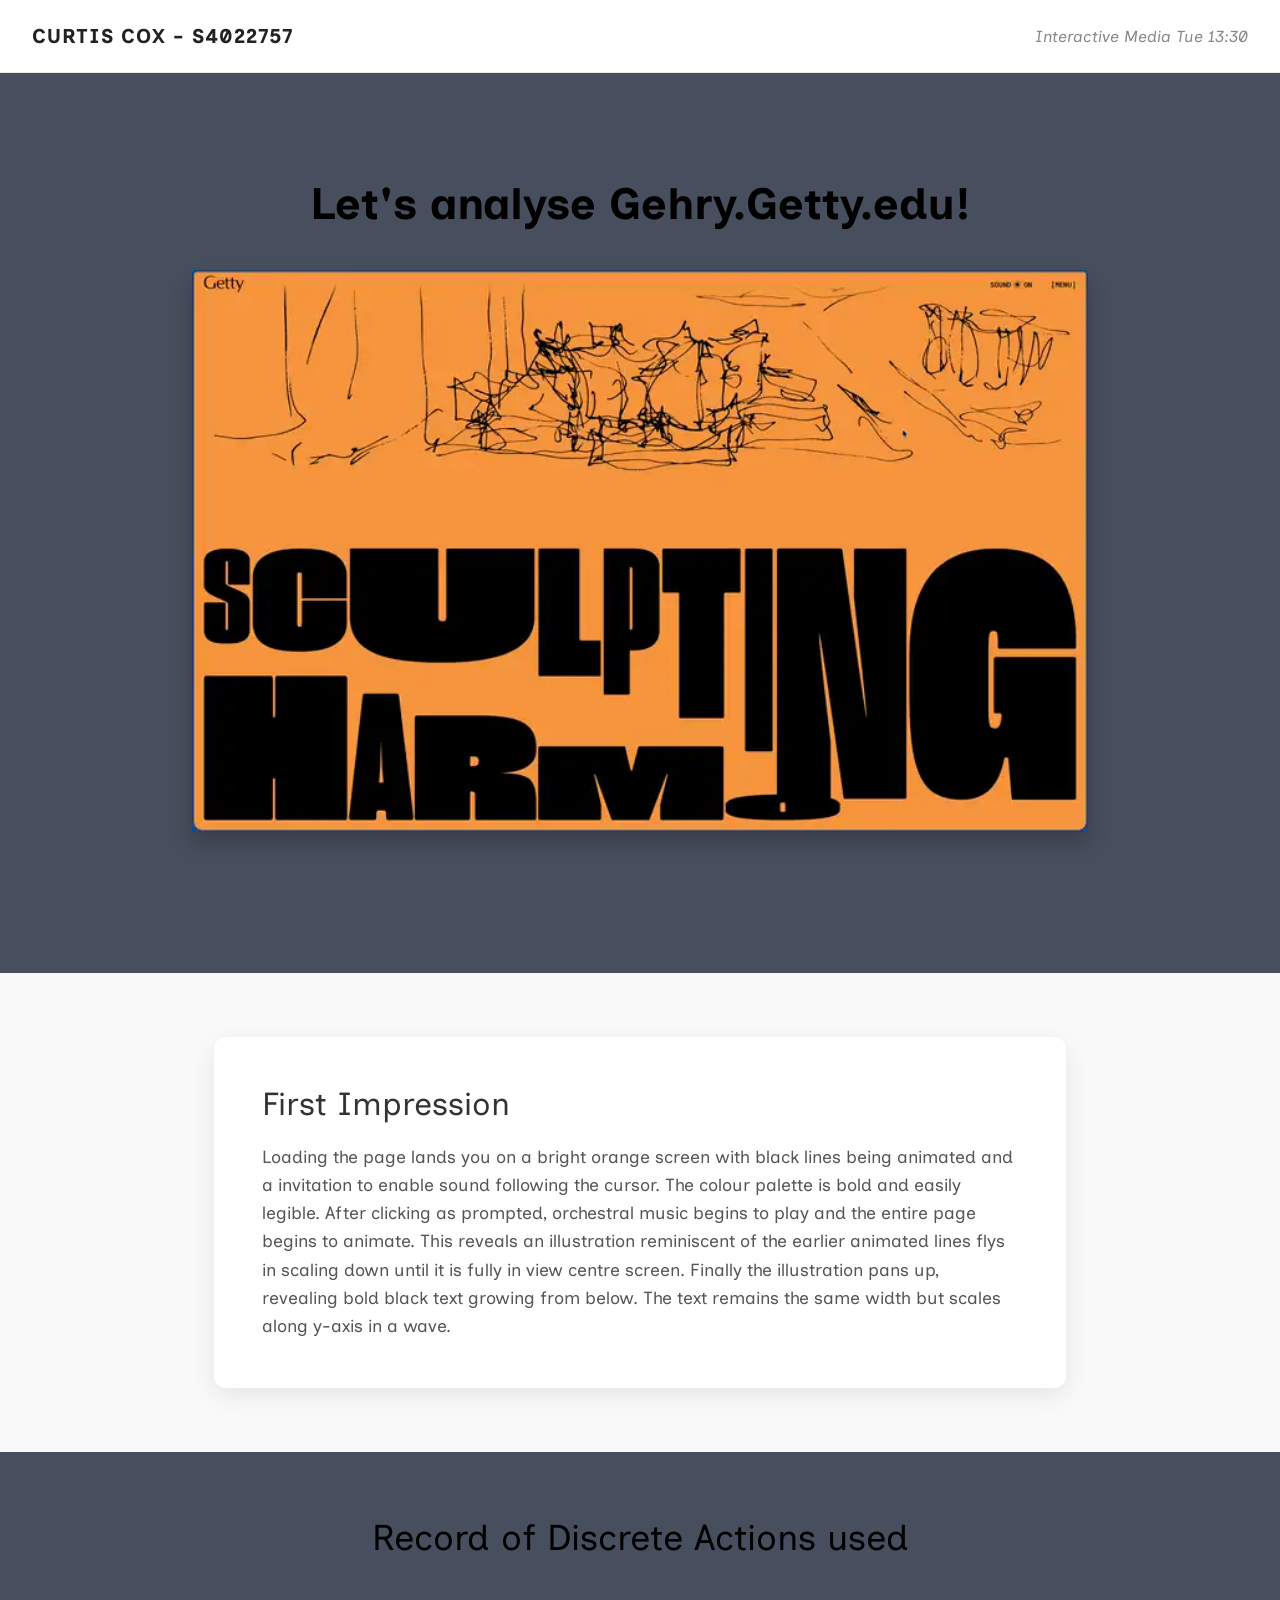
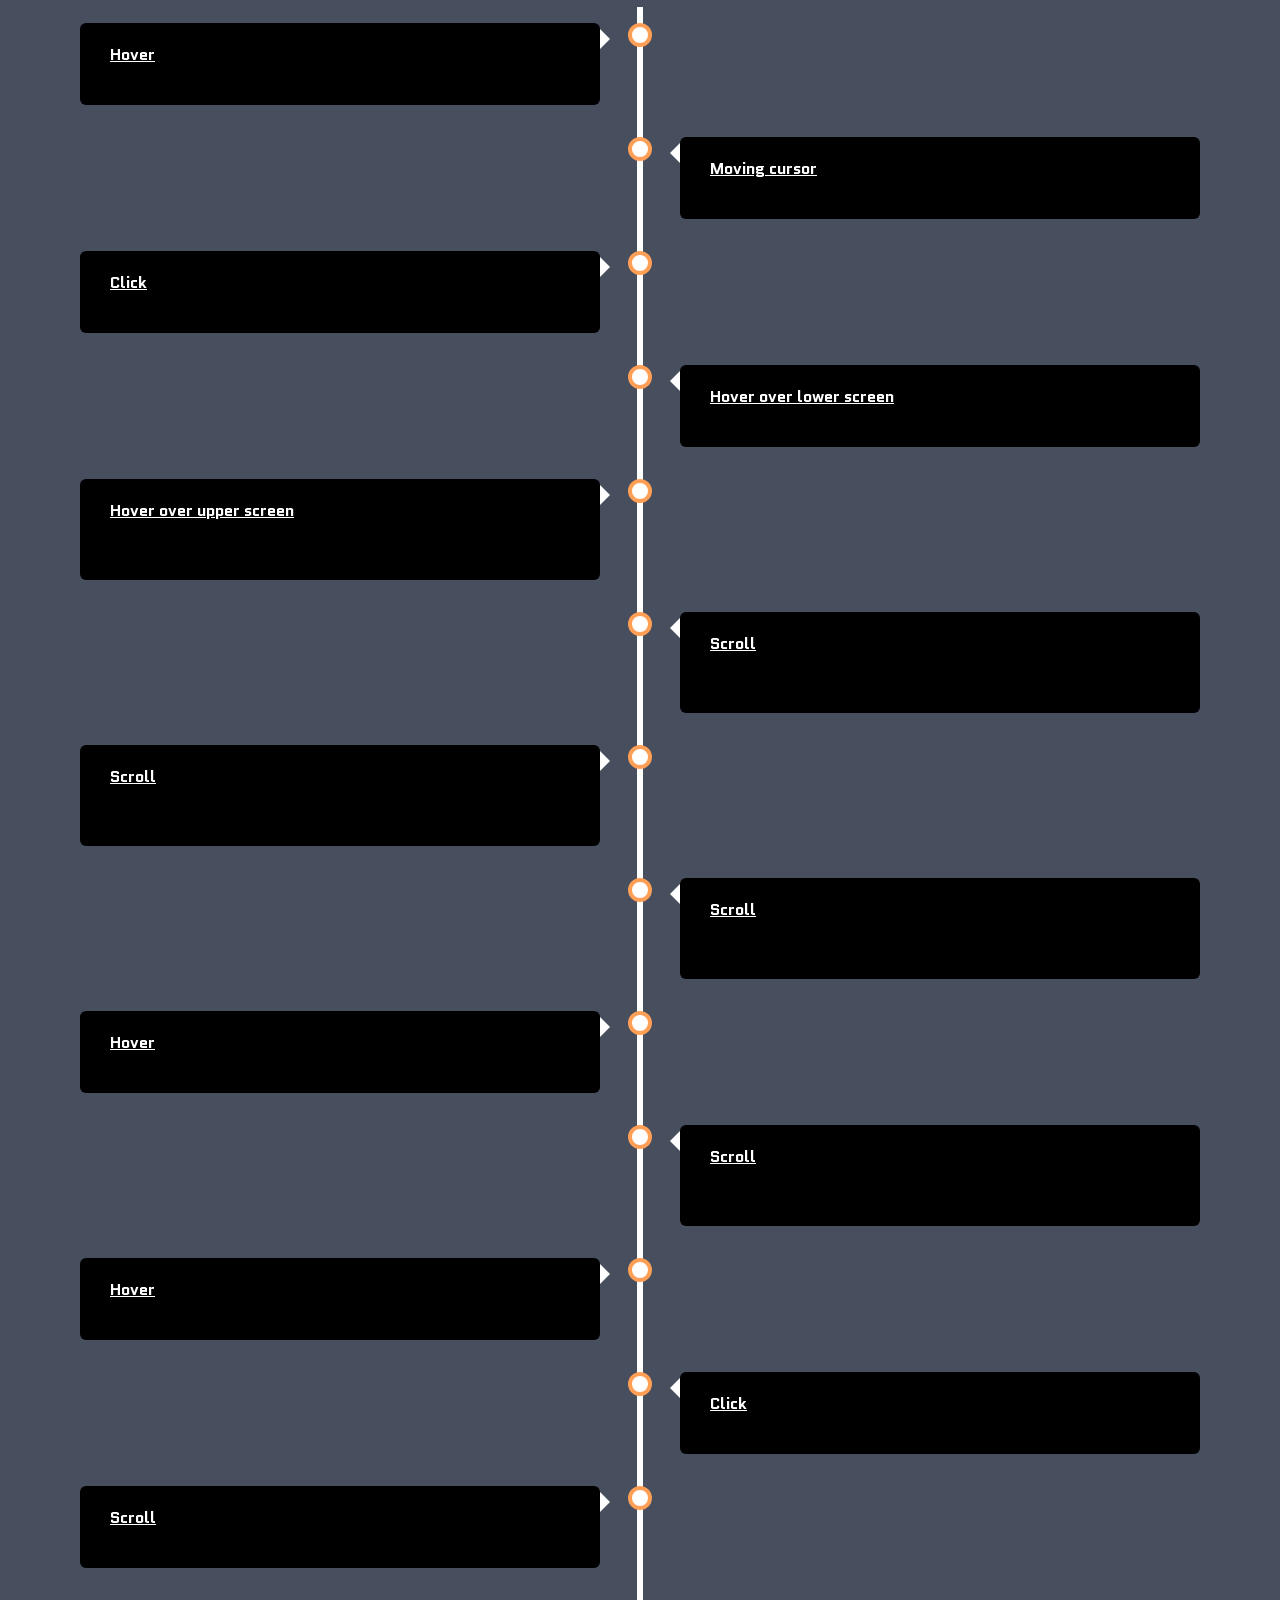
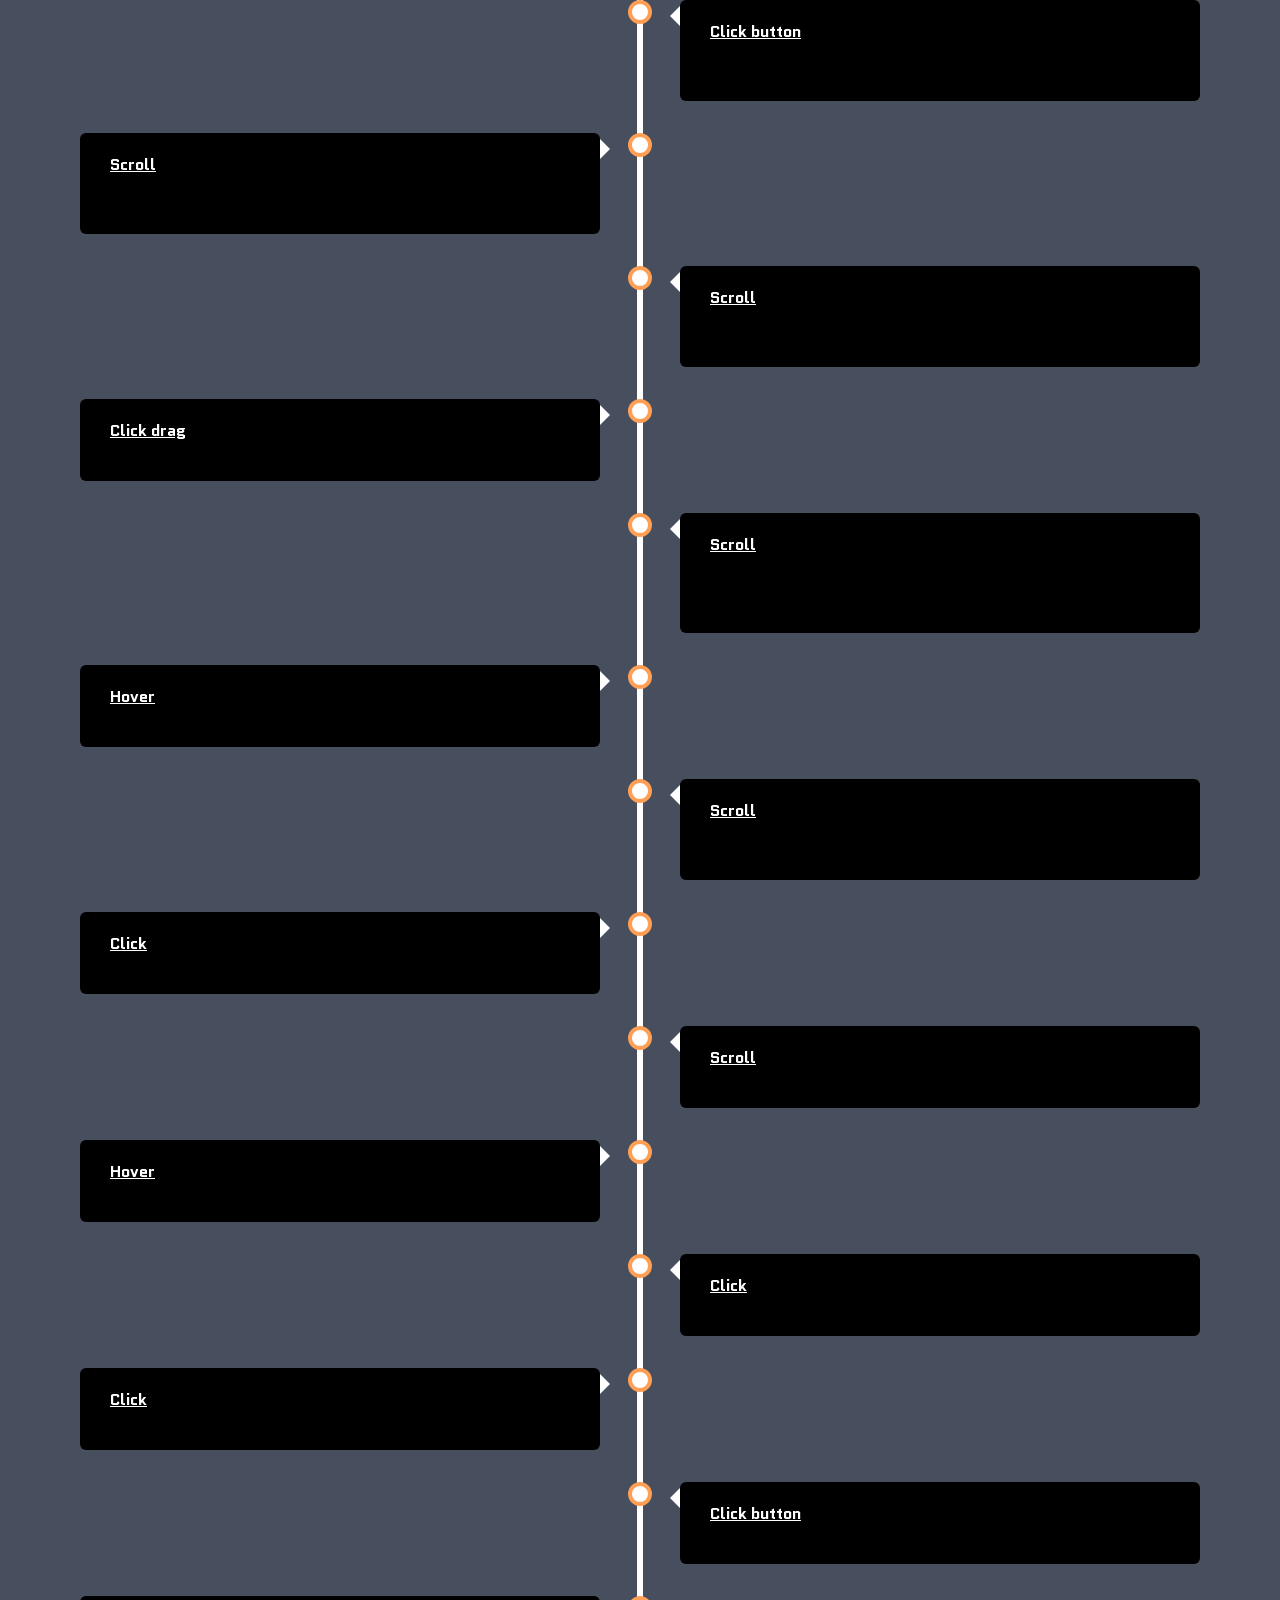
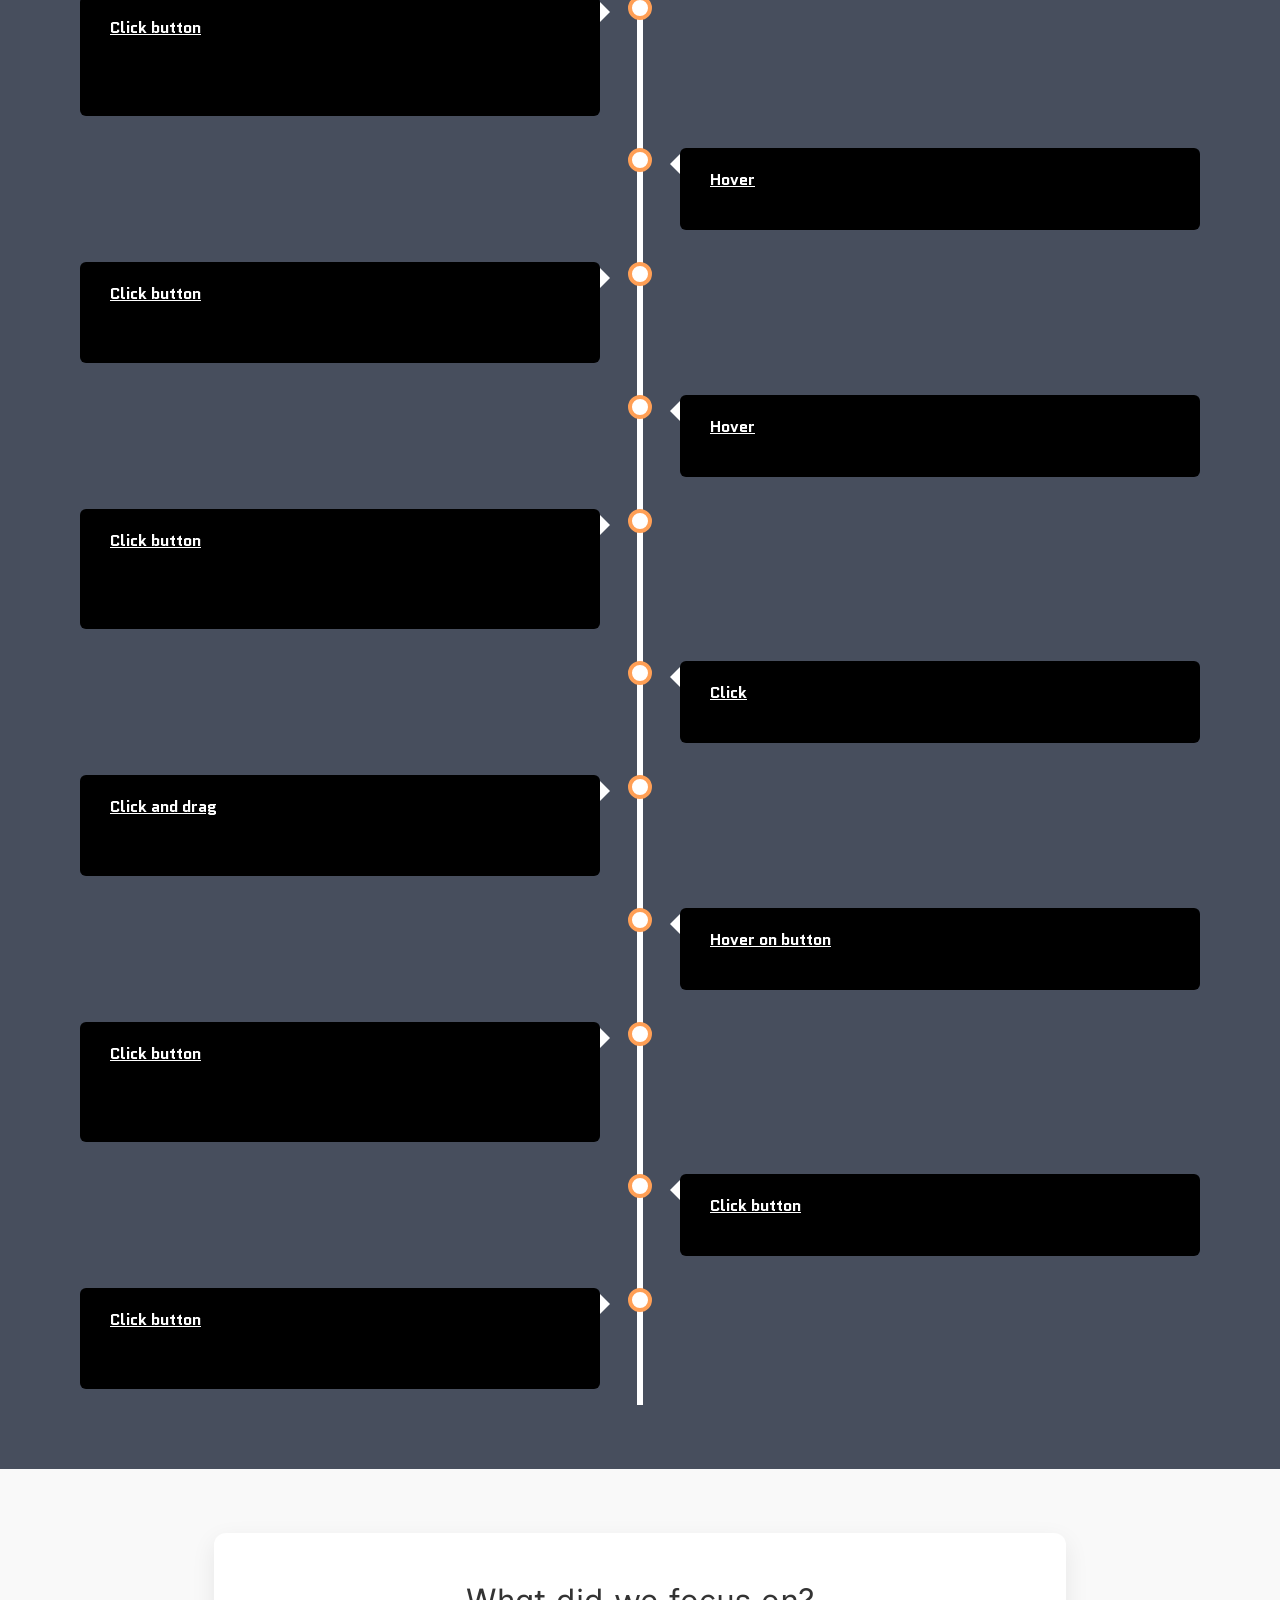
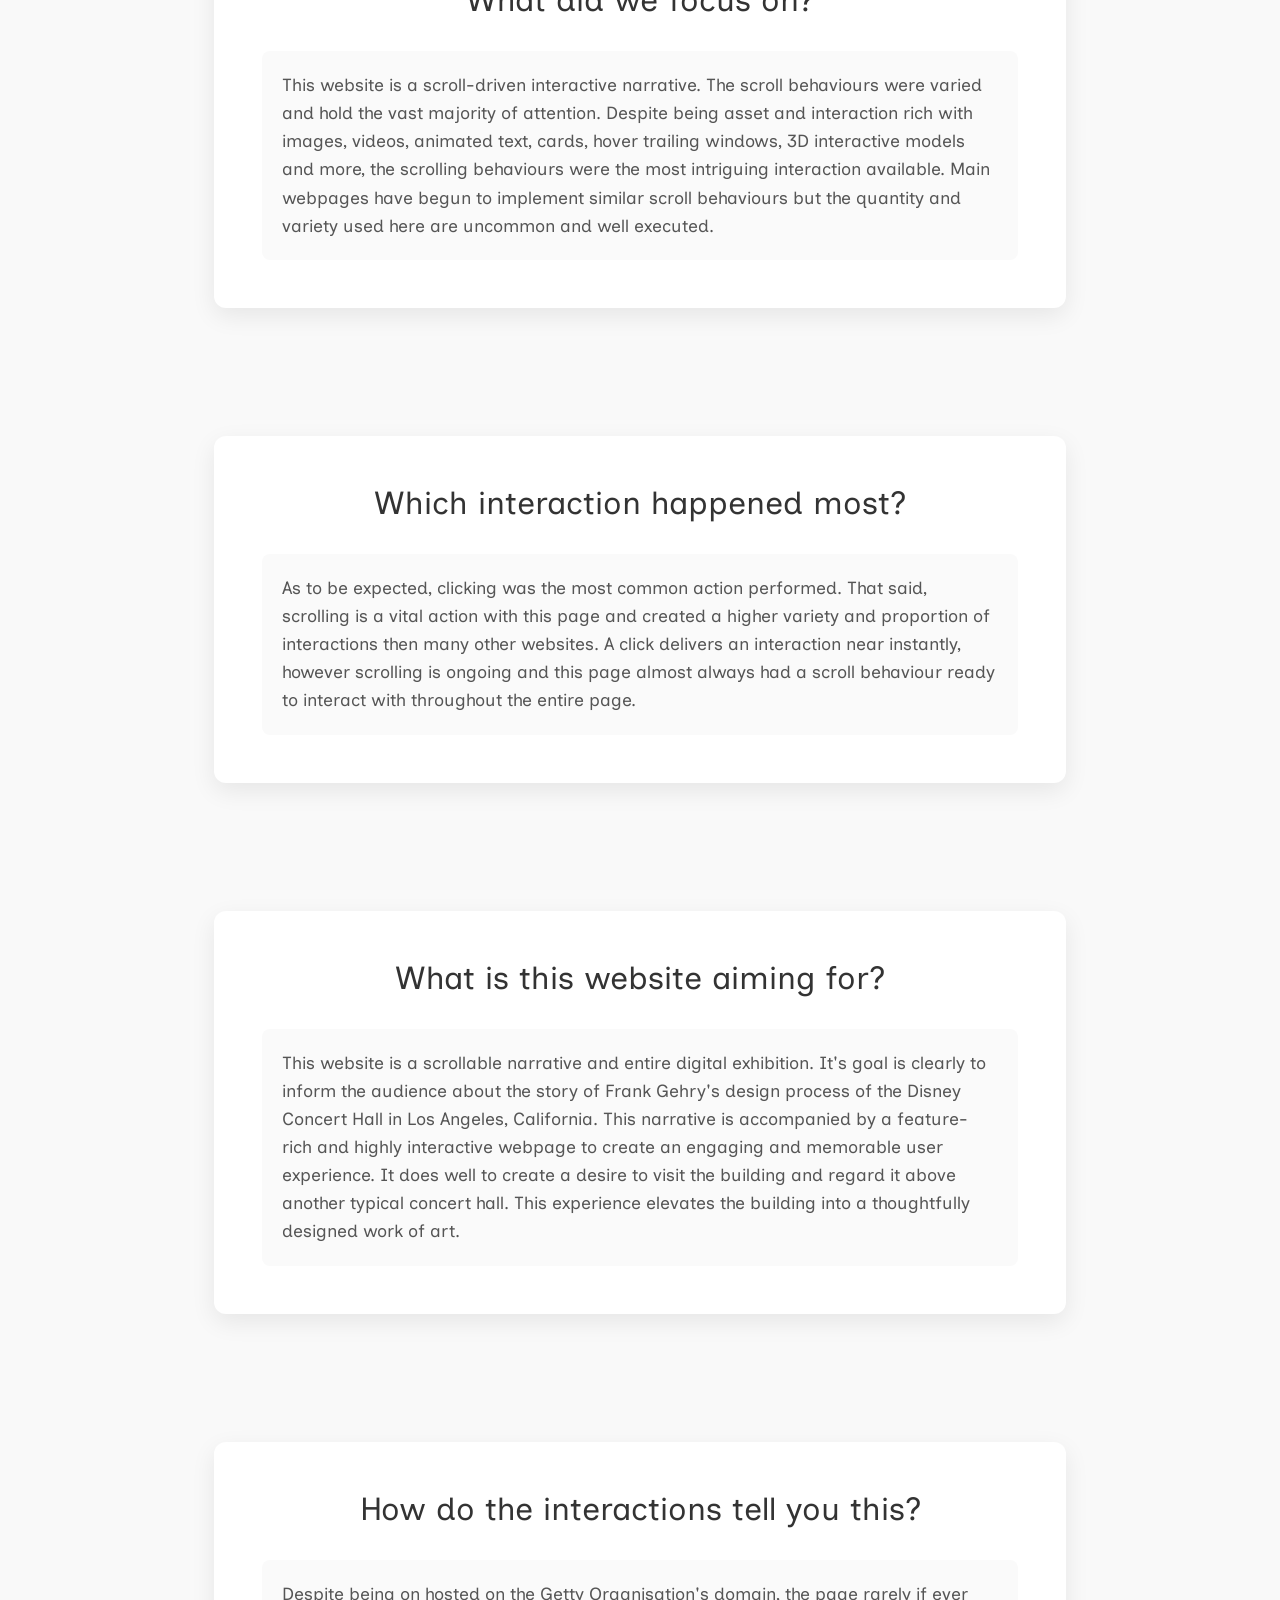
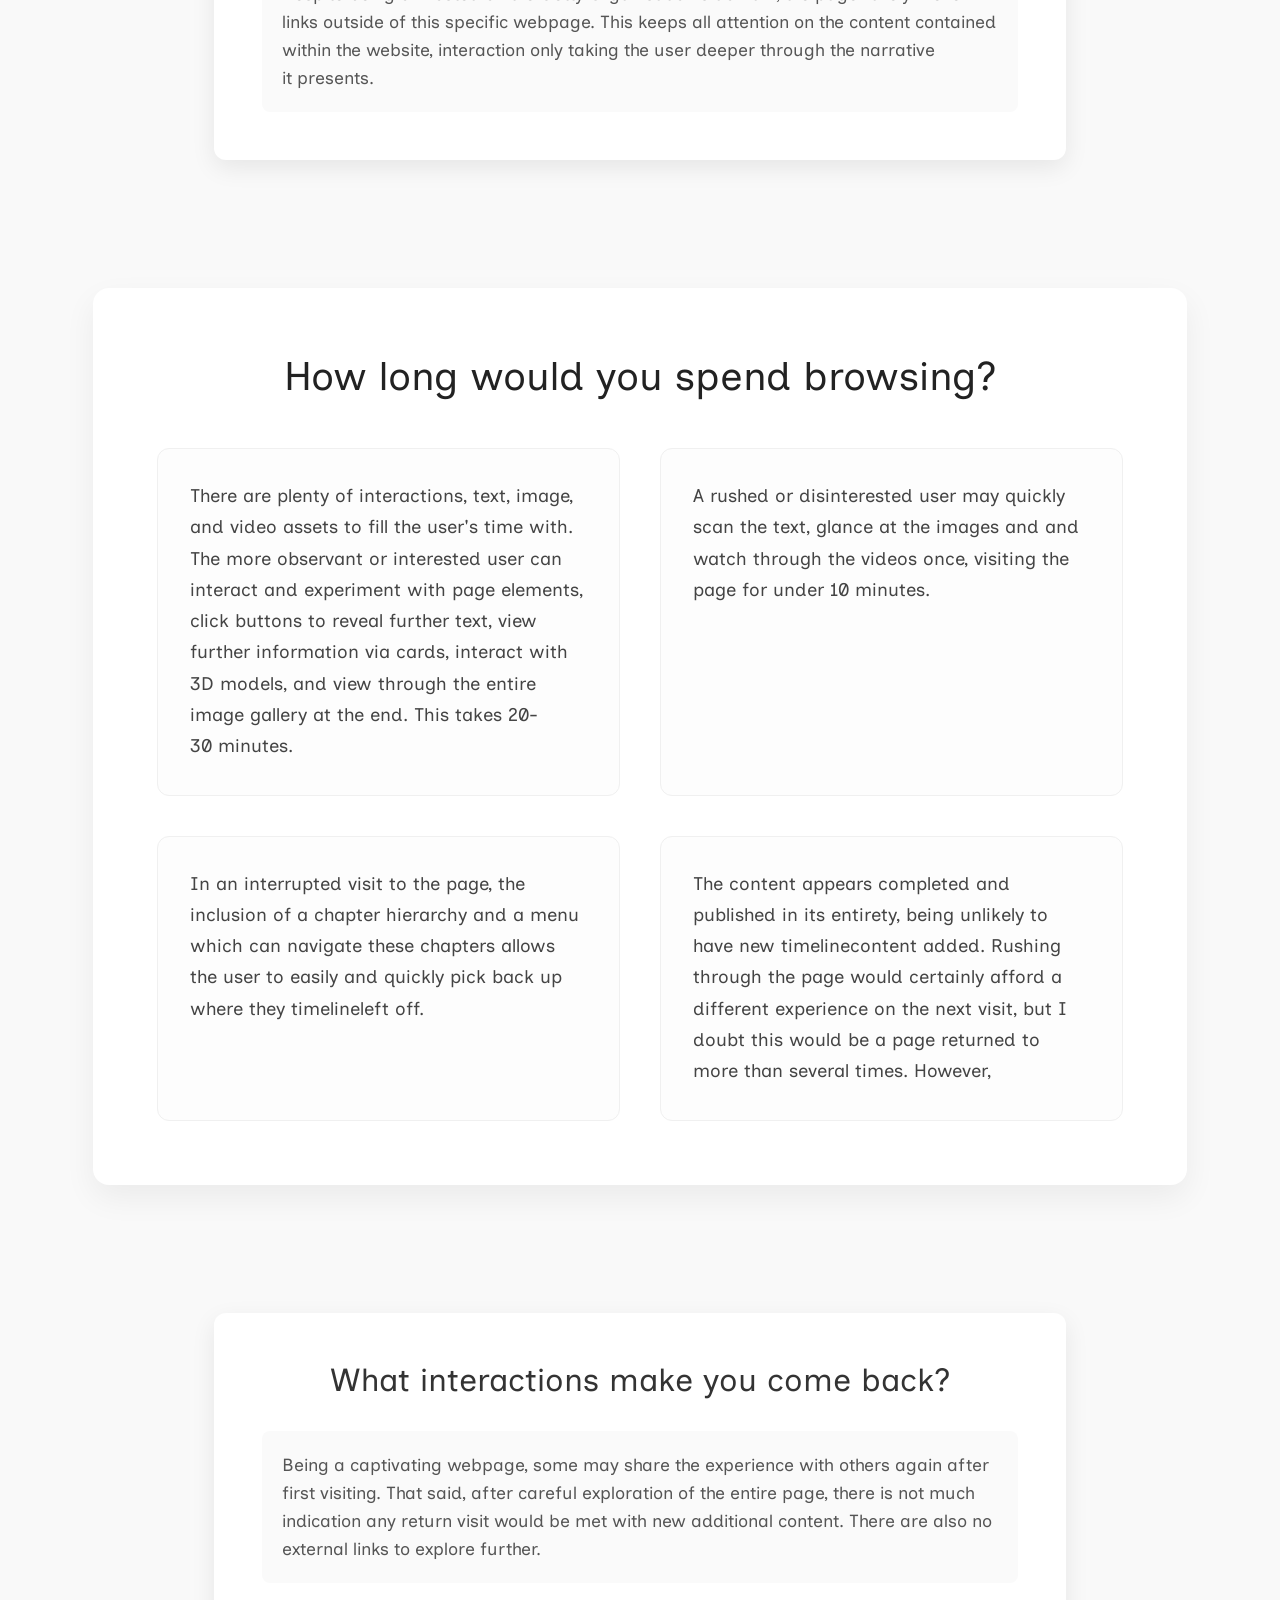
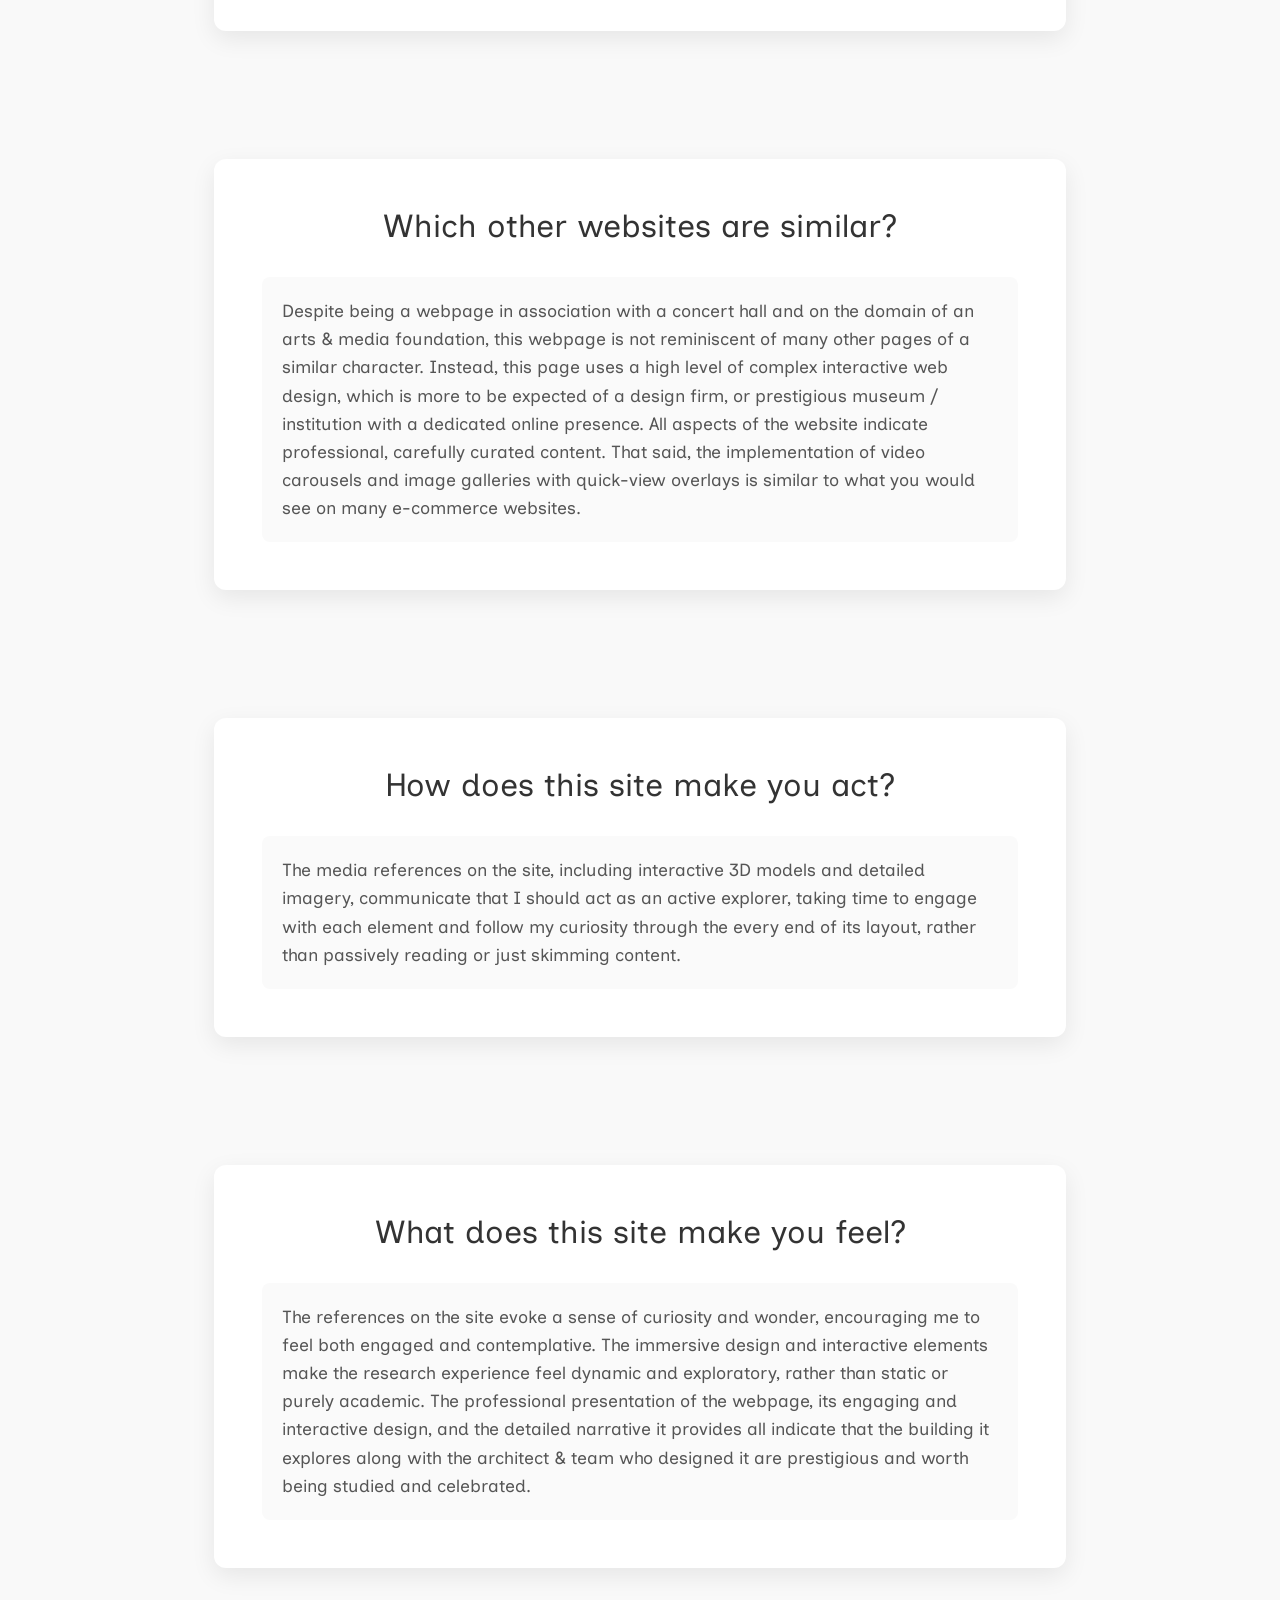
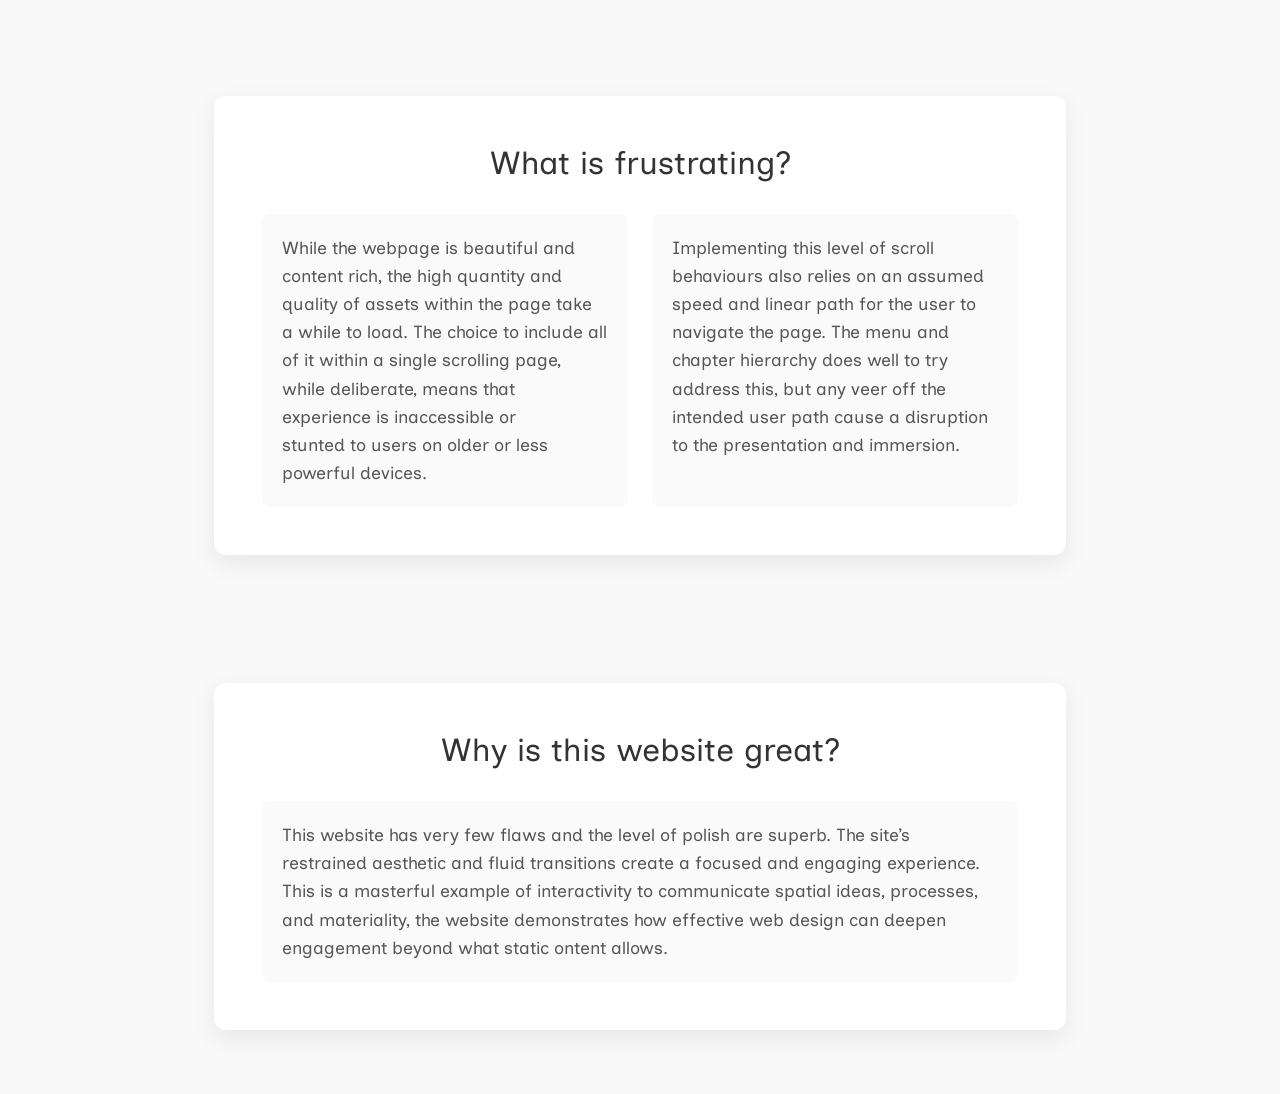
<file: A1/index.html>
<!doctype html>
<html lang="en">
  <head>
    <meta charset="UTF-8" />
    <meta
      name="viewport"
      timelinecontent="width=device-width, initial-scale=1.0"
    />
    <link rel="preconnect" href="https://fonts.googleapis.com" />
    <link rel="preconnect" href="https://fonts.gstatic.com" crossorigin />
    <link
      href="https://fonts.googleapis.com/css2?family=Inclusive+Sans:ital,wght@0,300..700;1,300..700&display=swap"
      rel="stylesheet"
    />
    <link
      href="https://fonts.googleapis.com/css2?family=Quantico:ital,wght@0,400;0,700;1,400;1,700&display=swap"
      rel="stylesheet"
    />
    <link rel="icon" href="/favicon.ico" type="image/x-icon" />
    <link rel="stylesheet" href="reset.css" />
    <link rel="stylesheet" href="style.css" />
    <title>Home</title>
  </head>
  <body>
<header id="main-header">
  <div class="header-content">
    <h1 class="my-name">Curtis Cox - s4022757</h1>
    <p class="class-info">Interactive Media Tue 13:30</p>
  </div>
</header>

    
    <section id="landing">
      <h1>Let's analyse Gehry.Getty.edu!</h1>
      <div class="screengrab">
        <picture>
          <source srcset="images/webp/screengrab2.webp" type="image/webp" />
          <img src="images/screengrab.gif" alt="gehry.getty.edu screen grab" />
        </picture>
      </div>
    </section>

    <section id="question1">
      <!-- Question 1 -->
      <div class="card">
        <h2>First Impression</h2>
        <p>
          Loading the page lands you on a bright orange screen with black lines
          being animated and a invitation to enable sound following the cursor.
          The colour palette is bold and easily legible. After clicking as
          prompted, orchestral music begins to play and the entire page begins
          to animate. This reveals an illustration reminiscent of the earlier
          animated lines flys in scaling down until it is fully in view centre
          screen. Finally the illustration pans up, revealing bold black text
          growing from below. The text remains the same width but scales along
          y-axis in a wave.
        </p>
      </div>
    </section>

    <!-- Question 2-->
    <section id="question2">
      <!-- Question 2-->
      <h2>Record of Discrete Actions used</h2>
      <section class="timeline">
        <article class="timelinecontainer timelineleft">
          <div class="timelinecontent">
            <h3>Hover</h3>
            <p>Box trails cursor</p>
          </div>
        </article>
        <article class="timelinecontainer timelineright">
          <div class="timelinecontent">
            <h3>Moving cursor</h3>

            <p>box follows.</p>
          </div>
        </article>

        <article class="timelinecontainer timelineleft">
          <div class="timelinecontent">
            <h3>Click</h3>

            <p>sound begins, animation triggered</p>
          </div>
        </article>

        <article class="timelinecontainer timelineright">
          <div class="timelinecontent">
            <h3>Hover over lower screen</h3>

            <p>text appears trailing movement, illustration warps to follow</p>
          </div>
        </article>

        <article class="timelinecontainer timelineleft">
          <div class="timelinecontent">
            <h3>Hover over upper screen</h3>

            <p>
              text trail disappears, lower page animates, illustration warps to
              follow
            </p>
          </div>
        </article>

        <article class="timelinecontainer timelineright">
          <div class="timelinecontent">
            <h3>Scroll</h3>

            <p>
              bottom text scales with scroll driven animation, reveals full
              screen image.
            </p>
          </div>
        </article>

        <article class="timelinecontainer timelineleft">
          <div class="timelinecontent">
            <h3>Scroll</h3>

            <p>
              image animates with scroll-sequencing creating a video, text
              appearing
            </p>
          </div>
        </article>

        <article class="timelinecontainer timelineright">
          <div class="timelinecontent">
            <h3>Scroll</h3>

            <p>
              transition, video wipes away revealing illustration text wipes in
              along y-axis
            </p>
          </div>
        </article>

        <article class="timelinecontainer timelineleft">
          <div class="timelinecontent">
            <h3>Hover</h3>

            <p>illustration warps following cursor</p>
          </div>
        </article>

        <article class="timelinecontainer timelineright">
          <div class="timelinecontent">
            <h3>Scroll</h3>

            <p>
              transition full screen video carousel wipes up, video auto-plays
            </p>
          </div>
        </article>

        <article class="timelinecontainer timelineleft">
          <div class="timelinecontent">
            <h3>Hover</h3>

            <p>window trails cursor movement.</p>
          </div>
        </article>

        <article class="timelinecontainer timelineright">
          <div class="timelinecontent">
            <h3>Click</h3>

            <p>initiate second video on carousel.</p>
          </div>
        </article>

        <article class="timelinecontainer timelineleft">
          <div class="timelinecontent">
            <h3>Scroll</h3>

            <p>video pauses, text appears, button appears, text wipes up.</p>
          </div>
        </article>

        <article class="timelinecontainer timelineright">
          <div class="timelinecontent">
            <h3>Click button</h3>

            <p>
              button text animates, scroll up, text disappears, video resumes.
            </p>
          </div>
        </article>

        <article class="timelinecontainer timelineleft">
          <div class="timelinecontent">
            <h3>Scroll</h3>

            <p>
              text wipes up with green background, text animates when hitting
              top of the screen, scales down on y-axis
            </p>
          </div>
        </article>

        <article class="timelinecontainer timelineright">
          <div class="timelinecontent">
            <h3>Scroll</h3>

            <p>
              reveals images, text, box widens on x-axis with scroll, justified
              right.
            </p>
          </div>
        </article>

        <article class="timelinecontainer timelineleft">
          <div class="timelinecontent">
            <h3>Click drag</h3>

            <p>text is selectable.</p>
          </div>
        </article>

        <article class="timelinecontainer timelineright">
          <div class="timelinecontent">
            <h3>Scroll</h3>

            <p>
              end of parent element, box widens to whole window, image wipes up
              from bottom, illustration, blue background, black bold text wipes
              up, reveal chapter title element
            </p>
          </div>
        </article>

        <article class="timelinecontainer timelineleft">
          <div class="timelinecontent">
            <h3>Hover</h3>

            <p>illustration warps following cursor.</p>
          </div>
        </article>

        <article class="timelinecontainer timelineright">
          <div class="timelinecontent">
            <h3>Scroll</h3>

            <p>
              chapter element wipes up revealing video carousel, video
              auto-plays
            </p>
          </div>
        </article>

        <article class="timelinecontainer timelineleft">
          <div class="timelinecontent">
            <h3>Click</h3>

            <p>initiate next carousel video</p>
          </div>
        </article>

        <article class="timelinecontainer timelineright">
          <div class="timelinecontent">
            <h3>Scroll</h3>

            <p>reveal image gallery grid</p>
          </div>
        </article>

        <article class="timelinecontainer timelineleft">
          <div class="timelinecontent">
            <h3>Hover</h3>

            <p>image gallery element scales down</p>
          </div>
        </article>

        <article class="timelinecontainer timelineright">
          <div class="timelinecontent">
            <h3>Click</h3>

            <p>gallery card appears over page, reveals quick view overlay</p>
          </div>
        </article>

        <article class="timelinecontainer timelineleft">
          <div class="timelinecontent">
            <h3>Click</h3>

            <p>overlay disappears</p>
          </div>
        </article>

        <article class="timelinecontainer timelineright">
          <div class="timelinecontent">
            <h3>Click button</h3>

            <p>scroll to top of page</p>
          </div>
        </article>

        <article class="timelinecontainer timelineleft">
          <div class="timelinecontent">
            <h3>Click button</h3>

            <p>
              bold text wipes down, animated y-axis variable scaling between
              characters, menu navigation overlay wipes down over entire screen
            </p>
          </div>
        </article>

        <article class="timelinecontainer timelineright">
          <div class="timelinecontent">
            <h3>Hover</h3>

            <p>button underline animates</p>
          </div>
        </article>

        <article class="timelinecontainer timelineleft">
          <div class="timelinecontent">
            <h3>Click button</h3>

            <p>
              menu navigation overlay & bold text wipes up, jump to page chapter
              section
            </p>
          </div>
        </article>

        <article class="timelinecontainer timelineright">
          <div class="timelinecontent">
            <h3>Hover</h3>

            <p>text appears, disappears on hover off</p>
          </div>
        </article>

        <article class="timelinecontainer timelineleft">
          <div class="timelinecontent">
            <h3>Click button</h3>

            <p>
              page shrink tranisiton scaling down, transition to 3d model page,
              screen darkens, text and icon appear, invitation to interact
            </p>
          </div>
        </article>

        <article class="timelinecontainer timelineright">
          <div class="timelinecontent">
            <h3>Click</h3>

            <p>screen lightens, text and icon dissapear, buttons appear</p>
          </div>
        </article>

        <article class="timelinecontainer timelineleft">
          <div class="timelinecontent">
            <h3>Click and drag</h3>

            <p>
              3D model rotates with cursor movement, buttons follow 3D model
              movement
            </p>
          </div>
        </article>

        <article class="timelinecontainer timelineright">
          <div class="timelinecontent">
            <h3>Hover on button</h3>

            <p>image appears scaling out</p>
          </div>
        </article>

        <article class="timelinecontainer timelineleft">
          <div class="timelinecontent">
            <h3>Click button</h3>

            <p>
              3d model rotating transition out, card appears scaling out, image
              background, text description, button appears below card
            </p>
          </div>
        </article>

        <article class="timelinecontainer timelineright">
          <div class="timelinecontent">
            <h3>Click button</h3>

            <p>card scales down disappearing, 3d model rotates back in</p>
          </div>
        </article>

        <article class="timelinecontainer timelineleft">
          <div class="timelinecontent">
            <h3>Click button</h3>

            <p>
              3d model page transition scaling down, return to last position
              main page.
            </p>
          </div>
        </article>
      </section>
    </section>
    <!--Question 3-->
    <section id="new-card-section">
      <div class="card">
        <h2>What did we focus on?</h2>
        <div class="card-content">
          <p>
            This website is a scroll-driven interactive narrative. The scroll
            behaviours were varied and hold the vast majority of attention.
            Despite being asset and interaction rich with images, videos,
            animated text, cards, hover trailing windows, 3D interactive models
            and more, the scrolling behaviours were the most intriguing
            interaction available. Main webpages have begun to implement similar
            scroll behaviours but the quantity and variety used here are
            uncommon and well executed.
          </p>
        </div>
      </div>
    </section>
    <!--Question 4-->
    <section id="new-card-section">
      <div class="card">
        <h2>Which interaction happened most?</h2>
        <div class="card-content">
          <p>
            As to be expected, clicking was the most common action performed.
            That said, scrolling is a vital action with this page and created a
            higher variety and proportion of interactions then many other
            websites. A click delivers an interaction near instantly, however
            scrolling is ongoing and this page almost always had a scroll
            behaviour ready to interact with throughout the entire page.
          </p>
        </div>
      </div>
    </section>
    <!--Question 5-->
    <section id="new-card-section">
      <div class="card">
        <h2>What is this website aiming for?</h2>
        <div class="card-content">
          <p>
            This website is a scrollable narrative and entire digital
            exhibition. It's goal is clearly to inform the audience about the
            story of Frank Gehry's design process of the Disney Concert Hall in
            Los Angeles, California. This narrative is accompanied by a
            feature-rich and highly interactive webpage to create an engaging
            and memorable user experience. It does well to create a desire to
            visit the building and regard it above another typical concert hall.
            This experience elevates the building into a thoughtfully designed
            work of art.
          </p>
        </div>
      </div>
    </section>
    <!--Question 6-->
    <section id="new-card-section">
      <div class="card">
        <h2>How do the interactions tell you this?</h2>
        <div class="card-content">
          <p>
            Despite being on hosted on the Getty Organisation's domain, the page
            rarely if ever links outside of this specific webpage. This keeps
            all attention on the content contained within the website,
            interaction only taking the user deeper through the narrative it
            presents.
          </p>
        </div>
      </div>
    </section>
    <!--Question 7-->
    <section id="new-card-section-q8">
      <div class="card-q8">
        <h2>How long would you spend browsing?</h2>

        <div class="card-content-q8">
          <p>
            There are plenty of interactions, text, image, and video assets to
            fill the user's time with. The more observant or interested user can
            interact and experiment with page elements, click buttons to reveal
            further text, view further information via cards, interact with 3D
            models, and view through the entire image gallery at the end. This
            takes 20-30 minutes.
          </p>
          <p>
            A rushed or disinterested user may quickly scan the text, glance at
            the images and and watch through the videos once, visiting the page
            for under 10 minutes.
          </p>
          <p>
            In an interrupted visit to the page, the inclusion of a chapter
            hierarchy and a menu which can navigate these chapters allows the
            user to easily and quickly pick back up where they timelineleft off.
          </p>
          <p>
            The content appears completed and published in its entirety, being
            unlikely to have new timelinecontent added. Rushing through the page
            would certainly afford a different experience on the next visit, but
            I doubt this would be a page returned to more than several times.
            However,
          </p>
        </div>
      </div>
    </section>
    <!--Question 8-->
    <section id="new-card-section">
      <div class="card">
        <h2>What interactions make you come back?</h2>
        <div class="card-content">
          <p>
            Being a captivating webpage, some may share the experience with
            others again after first visiting. That said, after careful
            exploration of the entire page, there is not much indication any
            return visit would be met with new additional content. There are
            also no external links to explore further.
          </p>
        </div>
      </div>
    </section>
    <!--Question 9-->
    <section id="new-card-section">
      <div class="card">
        <h2>Which other websites are similar?</h2>
        <div class="card-content">
          <p>
            Despite being a webpage in association with a concert hall and on
            the domain of an arts & media foundation, this webpage is not
            reminiscent of many other pages of a similar character. Instead,
            this page uses a high level of complex interactive web design, which
            is more to be expected of a design firm, or prestigious museum /
            institution with a dedicated online presence. All aspects of the
            website indicate professional, carefully curated content. That said,
            the implementation of video carousels and image galleries with
            quick-view overlays is similar to what you would see on many
            e-commerce websites.
          </p>
        </div>
      </div>
    </section>
    <!--Question 10-->
    <section id="new-card-section">
      <div class="card">
        <h2>How does this site make you act?</h2>
        <div class="card-content">
          <p>
            The media references on the site, including interactive 3D models
            and detailed imagery, communicate that I should act as an active
            explorer, taking time to engage with each element and follow my
            curiosity through the every end of its layout, rather than passively
            reading or just skimming content.
          </p>
        </div>
      </div>
    </section>
    <!--Question 11-->
    <section id="new-card-section">
      <div class="card">
        <h2>What does this site make you feel?</h2>
        <div class="card-content">
          <p>
            The references on the site evoke a sense of curiosity and wonder,
            encouraging me to feel both engaged and contemplative. The immersive
            design and interactive elements make the research experience feel
            dynamic and exploratory, rather than static or purely academic. The
            professional presentation of the webpage, its engaging and
            interactive design, and the detailed narrative it provides all
            indicate that the building it explores along with the architect &
            team who designed it are prestigious and worth being studied and
            celebrated.
          </p>
        </div>
      </div>
    </section>
    <!--Question 12-->
    <section id="new-card-section">
      <div class="card">
        <h2>What is frustrating?</h2>
        <div class="card-content">
          <p>
            While the webpage is beautiful and content rich, the high quantity
            and quality of assets within the page take a while to load. The
            choice to include all of it within a single scrolling page, while
            deliberate, means that experience is inaccessible or stunted to
            users on older or less powerful devices.
          </p>
          <p>
            Implementing this level of scroll behaviours also relies on an
            assumed speed and linear path for the user to navigate the page. The
            menu and chapter hierarchy does well to try address this, but any
            veer off the intended user path cause a disruption to the
            presentation and immersion.
          </p>
        </div>
      </div>
    </section>
    <!--Question 13-->
    <section id="new-card-section">
      <div class="card">
        <h2>Why is this website great?</h2>
        <div class="card-content">
          <p>
            This website has very few flaws and the level of polish are superb.
            The site’s restrained aesthetic and fluid transitions create a
            focused and engaging experience. This is a masterful example of
            interactivity to communicate spatial ideas, processes, and
            materiality, the website demonstrates how effective web design can
            deepen engagement beyond what static ontent allows.
          </p>
        </div>
      </div>
    </section>
  </body>
</html>
</file>
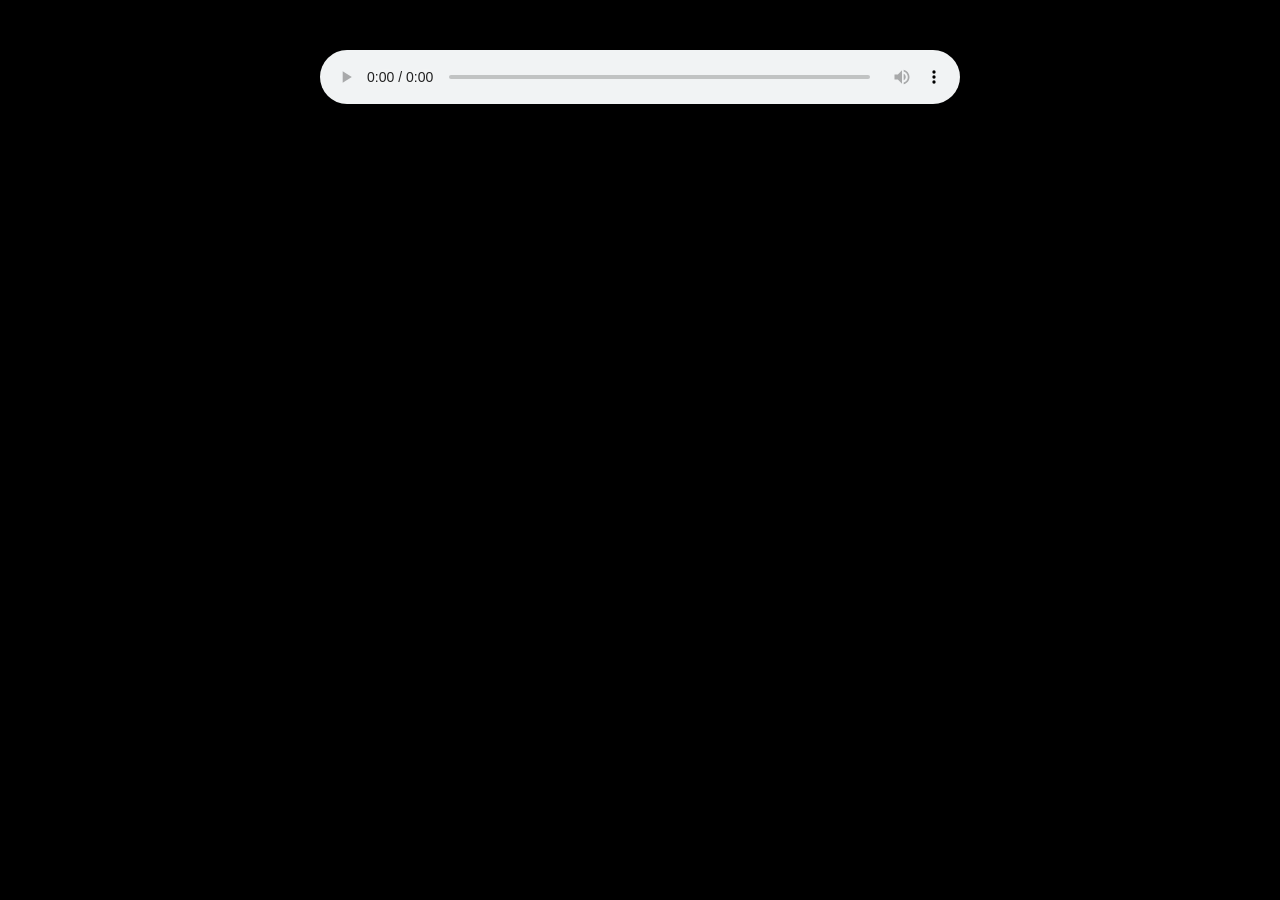
<file: VISsetup/index.html>
<!DOCTYPE html>
<html lang="en">
<head>
    <meta charset="UTF-8">
    <meta name="viewport" content="width=device-width, initial-scale=1.0">
    <title>Spiral Visualiser Demo</title>
    <link rel="stylesheet" href='style.css'>
</head>
<body>
    <h1>Hello World</h1>
    <button id="button1">Button 1</button>
    <button id="button2">Button 2</button>

<div id="container">
    <canvas id="canvas1"></canvas>
    <audio id="audio1" controls></audio>
</div>

    <script src='script.js' defer></script>
</body>
</html>
</file>
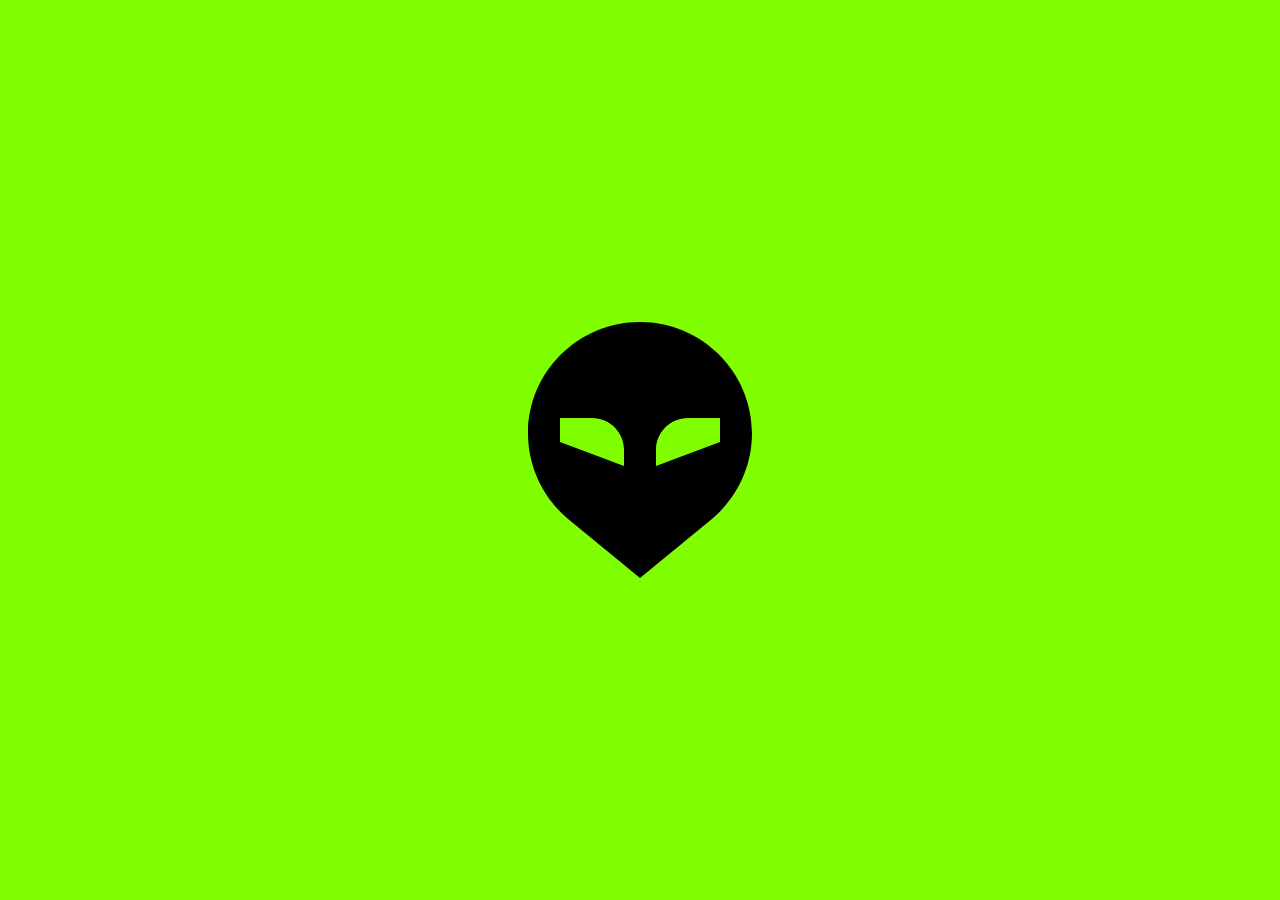
<file: CSSanim/CSSanim.html>
<!doctype html>
<html lang="en">
  <head>
    <meta charset="UTF-8" />
    <meta name="viewport" content="width=device-width, initial-scale=1.0" />
    <title>Animation test</title>
    <style>
      html,
      body {
        margin: 0;
        height: 100%;
      }

      body {
        display: flex;
        justify-content: center;
        align-items: center;
        background-color: chartreuse;
      }

      img {
        max-width: 100%;
        height: 20vw;
        transition: transform 2s ease;
      }

      img:hover {
        animation: bounce 2s infinite;
      }

      @keyframes bounce {
        0%,
        20%,
        50%,
        80%,
        100% {
          transform: translateY(0);
        }
        40% {
          transform: translateY(-30px);
          rotate: 360deg;
        }
        60% {
          transform: translateY(-15px);
          rotate: 360deg;
        }
      }
    </style>
  </head>
  <body>
    <img class="bounce" src="alien-svgrepo-com.svg" />
  </body>
</html>
</file>
<file: A1/style.css>
:root * {
  box-sizing: border-box;
}

body {
  background-color: #474e5d;
  font-family: "Inclusive Sans", sans-serif;
}

#main-header {
  background-color: #ffffff;
  border-bottom: 1px solid #eaeaea;
  padding: 1.5rem 2rem; 
  top: 0;
  z-index: 1000; 
}

.header-content {
  max-width: 1400px; 
  margin: 0 auto;
  display: flex;
  justify-content: space-between; 
  align-items: center;
}

.my-name {
  font-size: 1.25rem;
  font-weight: 700;
  margin: 0;
  color: #222;
  text-transform: uppercase;
  letter-spacing: 1px;
}

.class-info {
  font-size: 1rem;
  color: #888;
  margin: 0;
  font-style: italic;
}

@media (max-width: 600px) {
  .header-content {
    flex-direction: column;
    text-align: center;
    gap: 0.5rem;
  }
}


#landing {
  min-height: 100vh;
  flex-direction: column;
  justify-content: center;
  padding: 4rem 2rem;
  display: flex;
  align-items: center;
  text-align: center;
  gap: 0.5rem;
}

#landing h1 {
  margin-bottom: 1rem;
  font-size: 2.75rem;
  font-weight: 700;
}



#landing .screengrab {
  width: 100%;
  max-width: 70vw;
  height: auto;
  overflow: hidden;
  margin: 1rem auto 2.25rem;
  box-shadow: 0 0.75em 1.25em rgba(0, 0, 0, 0.2);

  animation-name: zoomInAnimation;
  animation-duration: 1s;
  animation-timing-function: ease;
  animation-iteration-count: 1;
  animation-direction: normal;
  animation-fill-mode: both;
}

#landing .screengrab img {
  width: 100%;
  height: auto;
  display: block;
  object-fit: cover;
  object-position: center top;
  transition: transform 0.4s ease;
}

#landing .screengrab:hover img {
  transform: scale(1.2);
}

#question {
  padding: 4rem 2rem;
  display: flex;
  justify-content: center;
  align-items: center;
  background-color: #f9f9f9; 

 
}

@keyframes fadeAnimation {
  from {
    opacity: 0;
    transform: translateY(30px);
  }
  to {
    opacity: 1;
    transform: translateY(0);
  }
}

@keyframes slideFromBottom {
  from {
    opacity: 0;
    transform: translateY(40px);
  }
  to {
    opacity: 1;
    transform: translateY(0);
  }
}

#question .card {
  width: 70%;
  max-width: 1100px;
  min-width: 300px;
  padding: 3rem;
  background: #ffffff;
  border-radius: 0.75rem;

  box-shadow: 0 0.5em 1.5em rgba(0, 0, 0, 0.08);

  text-align: left;
}

#question h2 {
  font-size: 2rem;
  margin-bottom: 1.25rem;
  color: #333;
}

#question p {
  font-size: 1.1rem;
  line-height: 1.6; 
  color: #555;
  margin: 0;
}

#question1 {
  padding: 4rem 2rem;
  display: flex;
  justify-content: center;
  align-items: center;
  background-color: #f9f9f9; 
}

#question1 .card {
  width: 70%;
  max-width: 1100px;
  min-width: 300px;

  padding: 3rem;
  background: #ffffff;
  border-radius: 0.75rem;

  box-shadow: 0 0.5em 1.5em rgba(0, 0, 0, 0.08);

  text-align: left; 
}

#question1 h2 {
  font-size: 2rem;
  margin-bottom: 1.25rem;
  color: #333;
}

#question1 p {
  font-size: 1.1rem;
  line-height: 1.6; 
  color: #555;
  margin: 0;
}

#question2 {
  padding: 4rem 2rem;
}

#question2 h2 {
  text-align: center;
  font-size: 2.25rem;
  margin-bottom: 3rem;
}

.response-grid {
  display: flex;
  flex-wrap: wrap;
  gap: 1.5rem;
}

.response-grid p {
  flex: 1 1 calc(50% - 0.75rem);
  font-size: 1.1rem;
  line-height: 1.6;
  color: #555;
  margin: 0;
}

@keyframes zoomInAnimation {
  0% {
    transform: scale(0);
    opacity: 0;
  }
  100% {
    transform: scale(1);
    opacity: 1;
  }
}

#new-card-section {
  padding: 4rem 2rem;
  display: flex;
  justify-content: center;
  background-color: #f9f9f9;
   
  
}

#new-card-section .card {
  width: 70%;
  max-width: 1100px;
  padding: 3rem;
  background: #ffffff;
  border-radius: 0.75rem;
  box-shadow: 0 0.5em 1.5em rgba(0, 0, 0, 0.08);

  animation-name: fadeAnimation;
  animation-fill-mode: both;
  animation-timing-function: linear;
  animation: fadeAnimation linear both;
  animation-timeline: view();
  animation-range: entry 20% entry 80%;
}

#new-card-section h2 {
  text-align: center; 
  font-size: 2rem;
  margin-bottom: 2rem;
  color: #333;
}


.card-content {
  display: flex;
  flex-wrap: wrap; 
  gap: 1.5rem;
}

.card-content p {
  
  flex: 1 1 calc(45%);
  font-size: 1.1rem;
  line-height: 1.6;
  color: #555;
  margin: 0;

  /* Optional: Makes each paragraph feel like a 'sub-card' */
  padding: 1.25rem;
  background: #fafafa;
  border-radius: 0.5rem;

  animation: slideFromBottom linear both;
  animation-timeline: view();
  
  animation-range: entry 50% entry 90%;
}

#new-card-section-q8 {
    padding: 4rem 2rem;
  display: grid;
  place-items: center; 
  background-color: #f9f9f9;
}

#new-card-section-q8 .card-q8 {
  width: 90%; 
  max-width: 1400px; /* Increased max-width for larger monitors */
  padding: 4rem; /* More internal breathing room */
  background: #ffffff;
  border-radius: 1rem;
  box-shadow: 0 0.8em 2em rgba(0, 0, 0, 0.06);

  /* Scroll-driven animation logic */
  animation: fadeAnimation linear both;
  animation-timeline: view();
  animation-range: entry 20% entry 60%;
}

#new-card-section-q8 h2 {
  text-align: center;
  font-size: 2.5rem; /* Slightly larger heading */
  margin-bottom: 3rem;
  color: #222;
}

.card-content-q8 {
  display: grid;
  grid-template-columns: repeat(2, minmax(0, 1fr)); 
  gap: 2.5rem;
}

.card-content-q8 p {
    font-size: 1.15rem;
  line-height: 1.7; /* Increased line-height for better readability */
  color: #444;
  margin: 0;
  padding: 2rem; /* Larger padding inside paragraph boxes */
  background: #fdfdfd;
  border: 1px solid #f0f0f0; /* Subtle border to define the grid items */
  border-radius: 0.75rem;
  
  /* Ensuring paragraphs take up equal height in a row */
  display: flex;
  flex-direction: column;

  animation: slideFromBottom linear both;
  animation-timeline: view();
    animation-range: entry 30% entry 90%;
}

/* Timeline came from w3schools.com/howto/howto_css_timeline.asp */
/* The line of the timeline */
.timeline {
  position: relative;
  max-width: 1200px;
  margin: 0 auto;
}

.timeline::after {
  content: "";
  position: absolute;
  width: 0.4rem;
  background-color: white;
  top: 0;
  bottom: 0;
  left: 50%;
  margin-left: -0.2rem;
}

/* Container around timeline content */
.timelinecontainer {
  padding: 1rem 2.5rem;
  position: relative;
  background-color: inherit;
  width: 50%;
}

/* Circles on timeline */
.timelinecontainer::after {
  content: "";
  position: absolute;
  width: 1.5rem;
  height: 1.5rem;
  right: -0.75rem;
  background-color: white;
  border: 0.25rem solid #ff9f55;
  top: 1rem;
  border-radius: 50%;
  z-index: 1;
}

@keyframes slideRightAnimation {
    from {
    opacity: 0;
    transform: translateX(100px); 
  }
  to {
    opacity: 1;
    transform: translateX(0); 
  }
}

/* place container on left */
.timelineleft {
  left: 0;

   animation-name: slideRightAnimation; 
  animation-fill-mode: both;
  animation-timing-function: linear;
  
  animation-timeline: view();
    animation-range: entry 40% entry 80%;
}

@keyframes slideLeftAnimation {
    from {
    opacity: 0;
    transform: translateX(-100px); 
  }
  to {
    opacity: 1;
    transform: translateX(0); 
  }
}

/* Place container on right */
.timelineright {
  left: 50%;

  animation-name: slideLeftAnimation; 
  animation-fill-mode: both;
  animation-timing-function: linear;
  
  animation-timeline: view();
    animation-range: entry 40% entry 80%;
}

/* Add arrows to left container */
.timelineleft::before {
  content: " ";
  height: 0;
  position: absolute;
  top: 22px;
  width: 0;
  z-index: 1;
  right: 30px;
  border: medium solid white;
  border-width: 10px 0 10px 10px;
  border-color: transparent transparent transparent white;
}

/* Add arrows to the right container  */
.timelineright::before {
  content: " ";
  height: 0;
  position: absolute;
  top: 22px;
  width: 0;
  z-index: 1;
  left: 30px;
  border: medium solid white;
  border-width: 10px 10px 10px 0;
  border-color: transparent white transparent transparent;
}

/* Fix circle for containers on right side */
.timelineright::after {
  left: -0.75rem;
}

/* The actual content */
.timelinecontent {
  padding: 20px 30px;
  background-color: black;
  position: relative;
  border-radius: 6px;
}

.timelinecontent h3 {
  color: white;
  font-family: "Quantico", sans-serif;
  font-weight: 700;
  font-style: normal;
  text-decoration: underline;
}

@media screen and (max-width: 600px) {

  /* Place the timelime to the left */
  .timeline::after {
    left: 31px;
  }

  /* Full-width containers */
  .timelinecontainer {
    width: 100%;
    padding-left: 70px;
    padding-right: 25px;
  }

  /* Make sure that all arrows are pointing leftwards */
  .timelinecontainer::before {
    left: 60px;
    border: medium solid white;
    border-width: 10px 10px 10px 0;
    border-color: transparent white transparent transparent;
  }

  /* Make sure all circles are at the same spot */
  .timelineleft::after,
  .right::after {
    left: 15px;
  }

  /* Make all right containers behave like the left ones */
  .timelineright {
    left: 0%;
  }
}
</file>
<file: VISsetup/style.css>
* {
    margin: 0;
    padding: 0;
    box-sizing: border-box;
}
#container {
    position: absolute;
    top: 0;
    left: 0;
    background: black;
    width: 100%;
    height: 100%;
}

#canvas1 {
    position: absolute;
    top: 0;
    left: 0;
    width: 100%;
    height: 100%;
    filter: blur(5px) contrast(10); 
}

#audio1 {
    width: 50%;
    margin: 50px auto;
    display: block;
}    

body {
    background: black;
}
</file>
